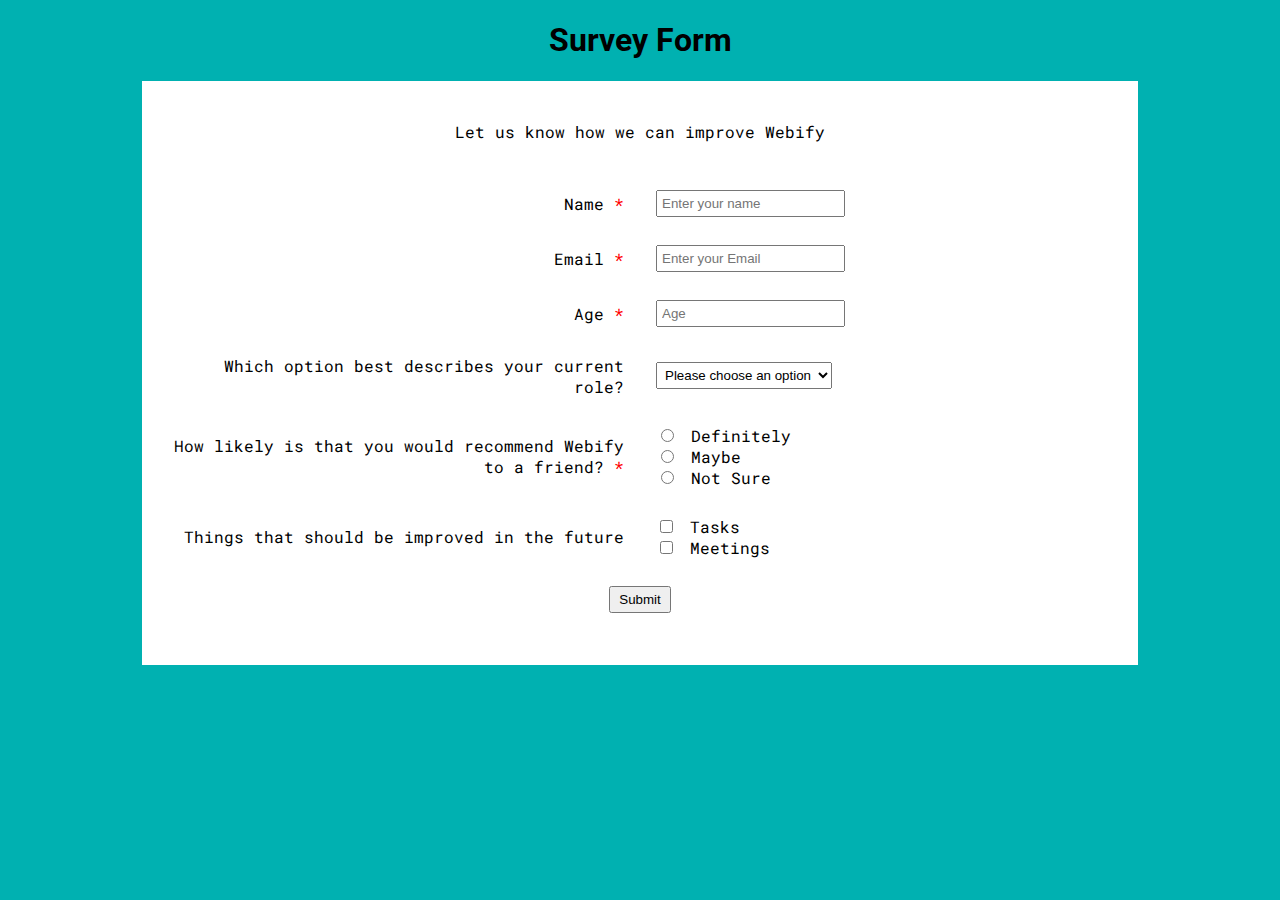
<file: task_1/index.html>
<!DOCTYPE html>
<html lang="en">
  <head>
    <meta charset="UTF-8" />
    <meta http-equiv="X-UA-Compatible" content="IE=edge" />
    <meta name="viewport" content="width=device-width, initial-scale=1.0" />
    <title>Form</title>
    <link rel="stylesheet" href="index.css" />
  </head>
  <body>
    <h1>Survey Form</h1>
    <main>
      <p class="main__title">Let us know how we can improve Webify</p>
      <form action="#" onsubmit="return sub(this);" class="form">
        <div class="form__field">
          <label for="name">Name <span>*</span></label>
          <div class="form__input">
            <input
              name="name"
              type="text"
              placeholder="Enter your name"
              required
            />
          </div>
        </div>
        <div class="form__field">
          <label for="email">Email <span>*</span></label>
          <div class="form__input">
            <input
              name="email"
              type="email"
              placeholder="Enter your Email"
              required
            />
          </div>
        </div>
        <div class="form__field">
          <label for="age">Age <span>*</span></label>
          <div class="form__input">
            <input name="age" type="number" placeholder="Age" required />
          </div>
        </div>
        <div class="form__field">
          <label for="role"
            >Which option best describes your current role?
          </label>
          <div class="form__input">
            <select name="role" id="role" placeholder="Select an option">
              <option value="">Please choose an option</option>
              <option value="student">Student</option>
              <option value="passed">Passed Out</option>
            </select>
          </div>
        </div>
        <div class="form__field">
          <label for="recommend"
            >How likely is that you would recommend Webify to a friend?
            <span>*</span>
          </label>
          <div class="form__input">
            <input
              type="radio"
              id="Definitely"
              name="recommend"
              value="Definitely"
              required
            />
            <label for="Definitely">Definitely</label><br />
            <input type="radio" id="Maybe" name="recommend" value="Maybe" />
            <label for="Maybe">Maybe</label><br />
            <input
              type="radio"
              id="Not Sure"
              name="recommend"
              value="Not Sure"
            />
            <label for="Not Sure">Not Sure</label>
          </div>
        </div>
        <div class="form__field">
          <label for="improve"
            >Things that should be improved in the future
          </label>
          <div class="form__input">
            <input type="checkbox" id="tasks" name="improve" value="tasks" />
            <label for="tasks">Tasks</label><br />
            <input
              type="checkbox"
              id="meetings"
              name="improve"
              value="meetings"
            />
            <label for="meetings">Meetings</label><br />
          </div>
        </div>
        <div class="form__field">
          <button type="submit">Submit</button>
        </div>
      </form>
    </main>
    <script type="text/javascript" src="index.js"></script>
  </body>
</html>
</file>
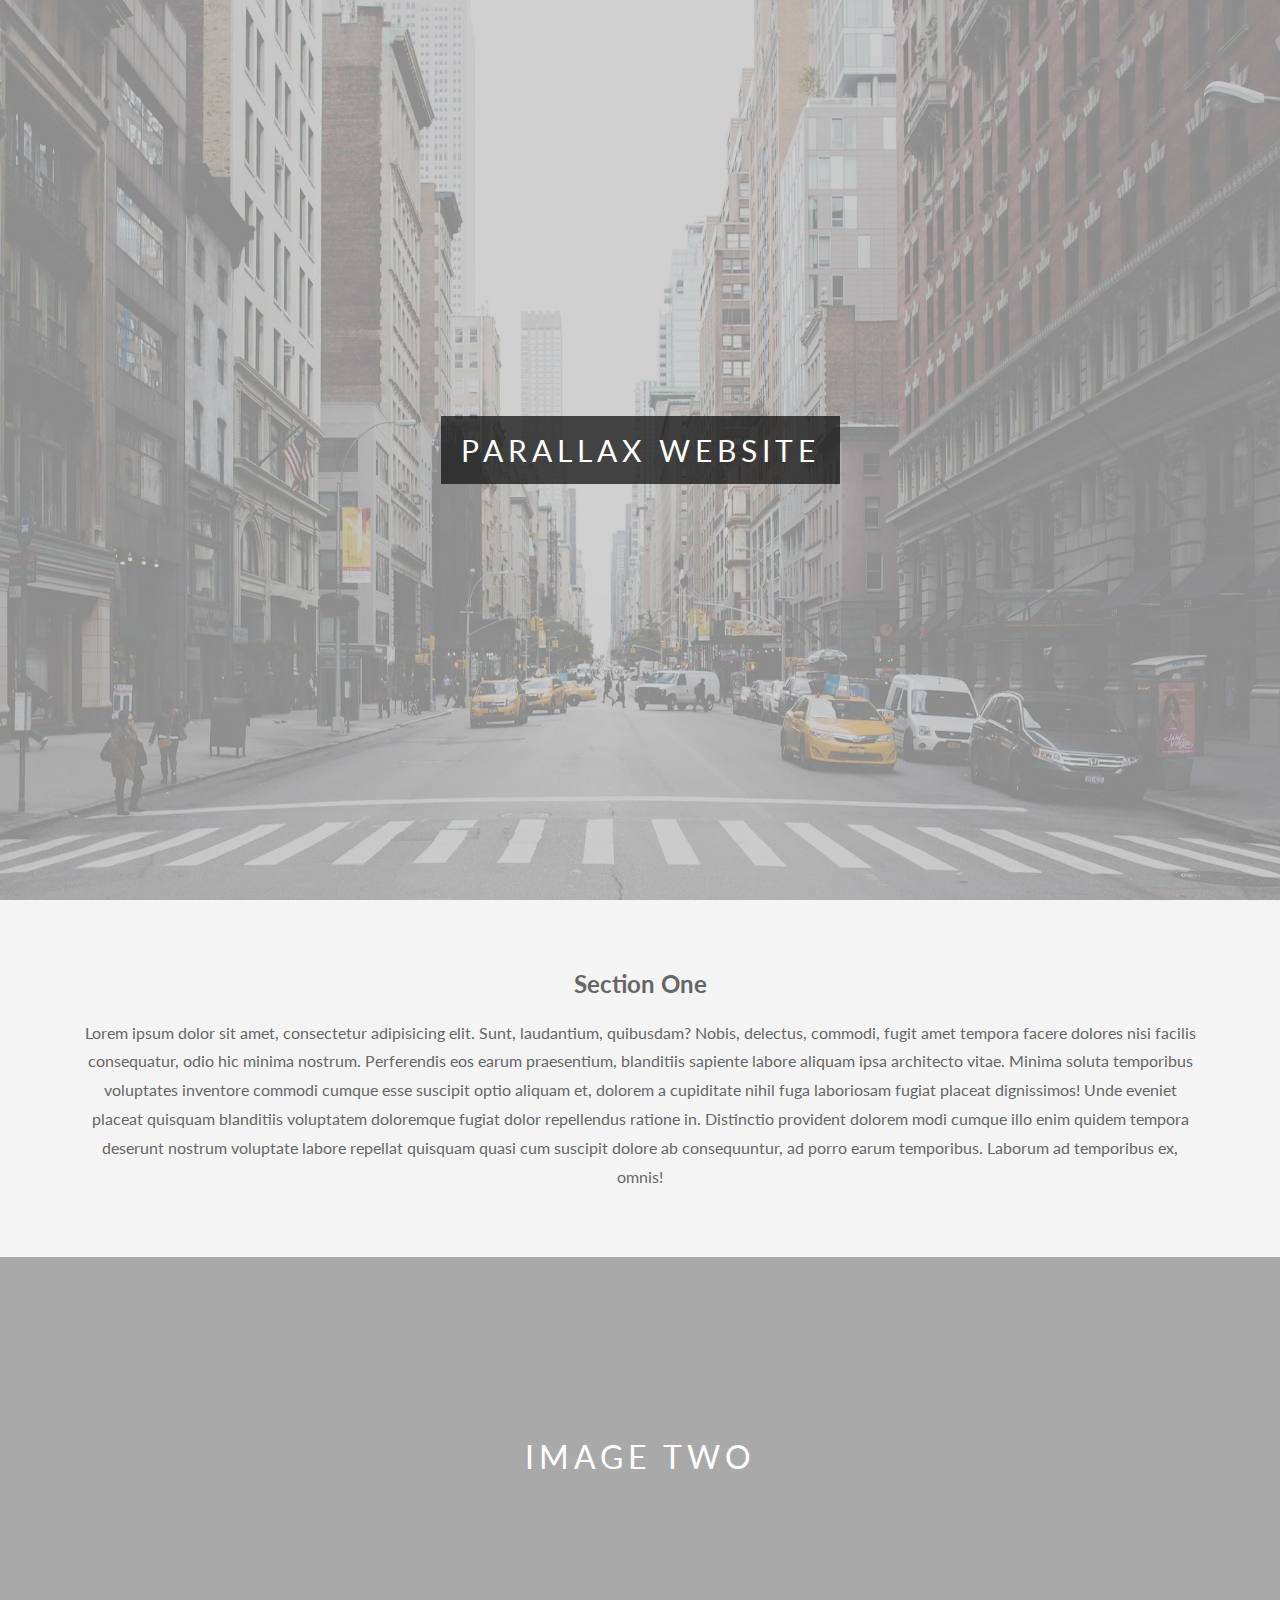
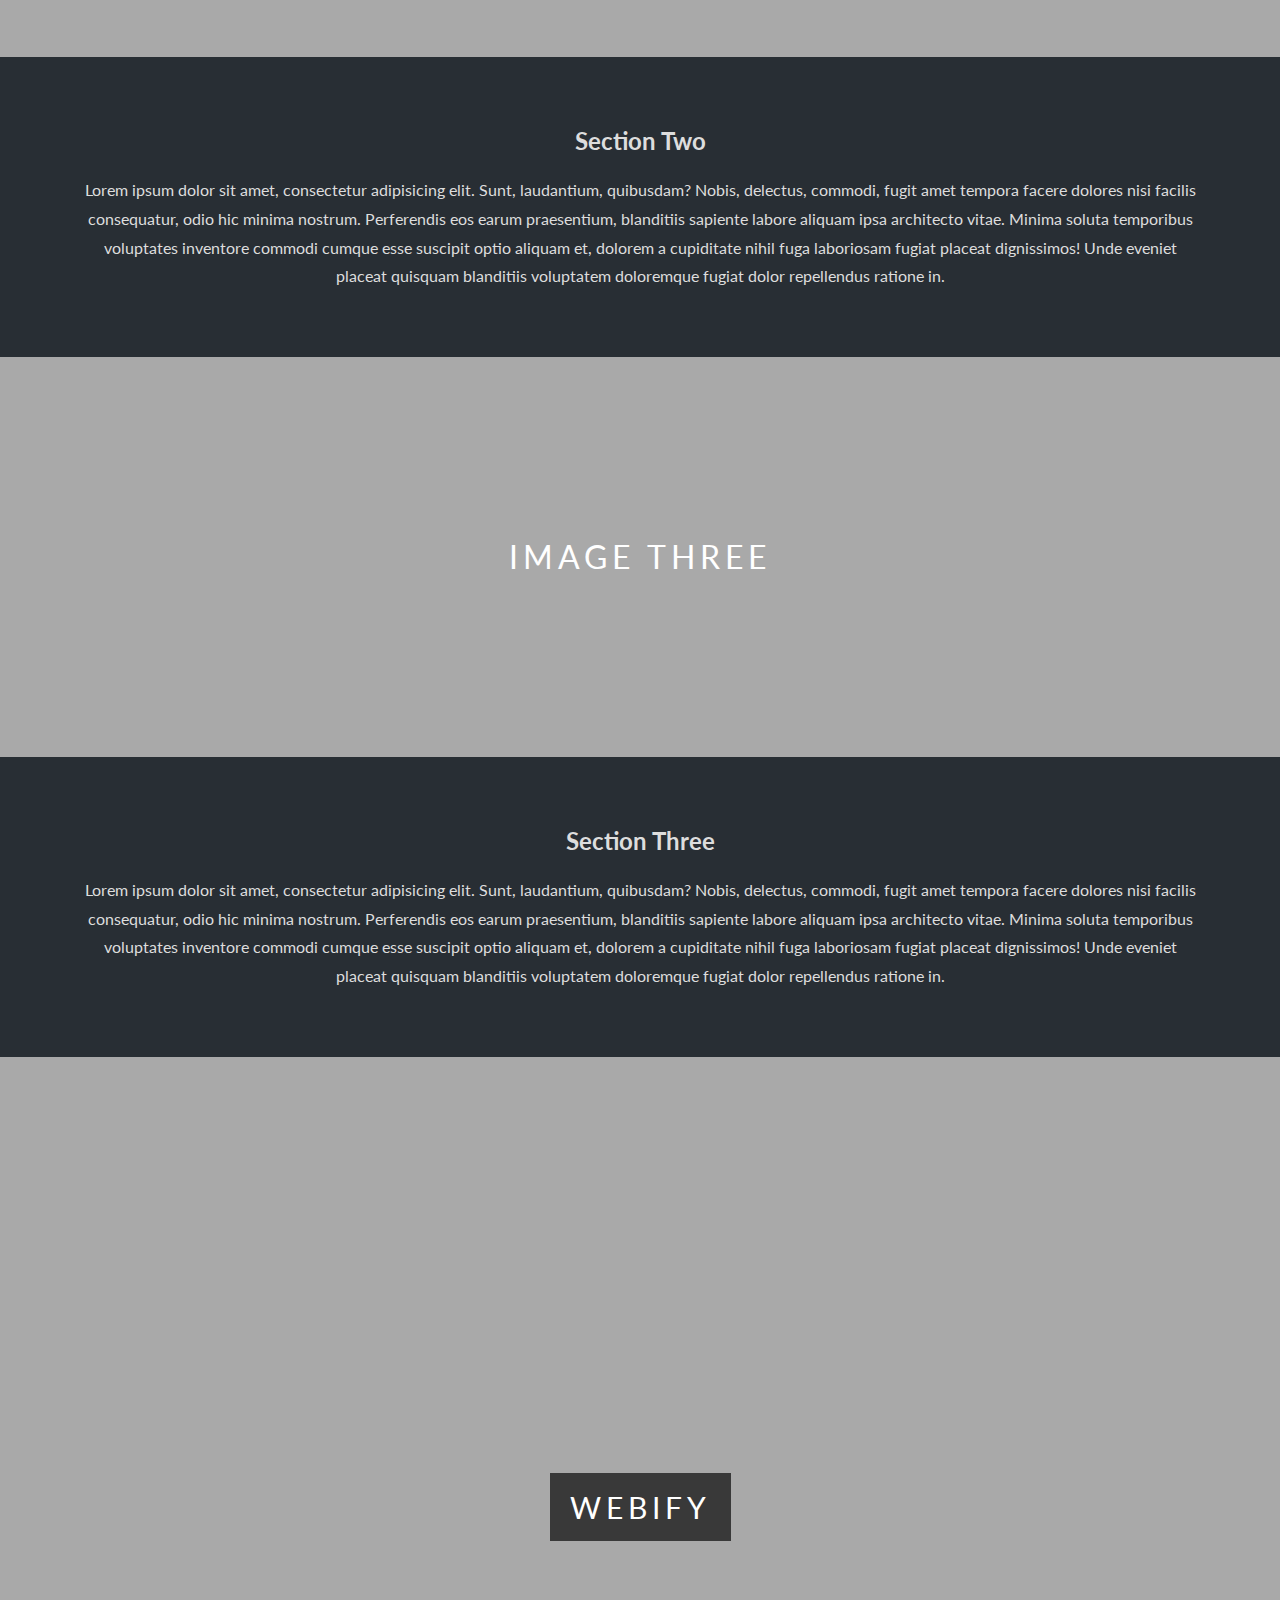
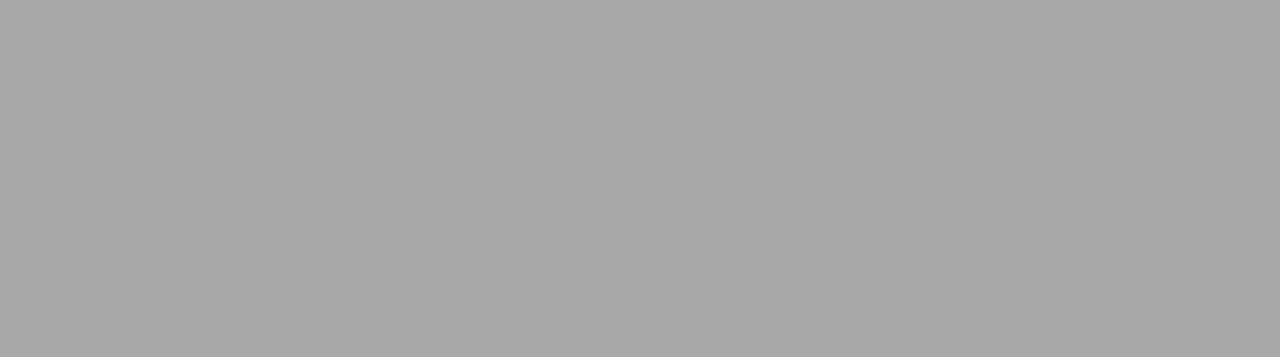
<file: task_2/index.html>
<!DOCTYPE html>
<html lang="en">
  <head>
    <meta charset="UTF-8" />
    <meta http-equiv="X-UA-Compatible" content="IE=edge" />
    <meta name="viewport" content="width=device-width, initial-scale=1.0" />
    <title>Task 2</title>
    <link rel="stylesheet" href="index.css" />
  </head>
  <body>
    <div class="image head">
      <div>parallax website</div>
    </div>
    <div class="section section-1">
      <h2>Section One</h2>
      <p>
        Lorem ipsum dolor sit amet, consectetur adipisicing elit. Sunt,
        laudantium, quibusdam? Nobis, delectus, commodi, fugit amet tempora
        facere dolores nisi facilis consequatur, odio hic minima nostrum.
        Perferendis eos earum praesentium, blanditiis sapiente labore aliquam
        ipsa architecto vitae. Minima soluta temporibus voluptates inventore
        commodi cumque esse suscipit optio aliquam et, dolorem a cupiditate
        nihil fuga laboriosam fugiat placeat dignissimos! Unde eveniet placeat
        quisquam blanditiis voluptatem doloremque fugiat dolor repellendus
        ratione in. Distinctio provident dolorem modi cumque illo enim quidem
        tempora deserunt nostrum voluptate labore repellat quisquam quasi cum
        suscipit dolore ab consequuntur, ad porro earum temporibus. Laborum ad
        temporibus ex, omnis!
      </p>
    </div>
    <div class="image bg-2">
      <h1>image two</h1>
    </div>
    <div class="section section-2">
      <h2>Section Two</h2>
      <p>
        Lorem ipsum dolor sit amet, consectetur adipisicing elit. Sunt,
        laudantium, quibusdam? Nobis, delectus, commodi, fugit amet tempora
        facere dolores nisi facilis consequatur, odio hic minima nostrum.
        Perferendis eos earum praesentium, blanditiis sapiente labore aliquam
        ipsa architecto vitae. Minima soluta temporibus voluptates inventore
        commodi cumque esse suscipit optio aliquam et, dolorem a cupiditate
        nihil fuga laboriosam fugiat placeat dignissimos! Unde eveniet placeat
        quisquam blanditiis voluptatem doloremque fugiat dolor repellendus
        ratione in.
      </p>
    </div>
    <div class="image bg-3">
      <h1>image three</h1>
    </div>
    <div class="section section-2">
      <h2>Section Three</h2>
      <p>
        Lorem ipsum dolor sit amet, consectetur adipisicing elit. Sunt,
        laudantium, quibusdam? Nobis, delectus, commodi, fugit amet tempora
        facere dolores nisi facilis consequatur, odio hic minima nostrum.
        Perferendis eos earum praesentium, blanditiis sapiente labore aliquam
        ipsa architecto vitae. Minima soluta temporibus voluptates inventore
        commodi cumque esse suscipit optio aliquam et, dolorem a cupiditate
        nihil fuga laboriosam fugiat placeat dignissimos! Unde eveniet placeat
        quisquam blanditiis voluptatem doloremque fugiat dolor repellendus
        ratione in.
      </p>
    </div>
    <div class="image head">
      <div>webify</div>
    </div>
  </body>
</html>
</file>
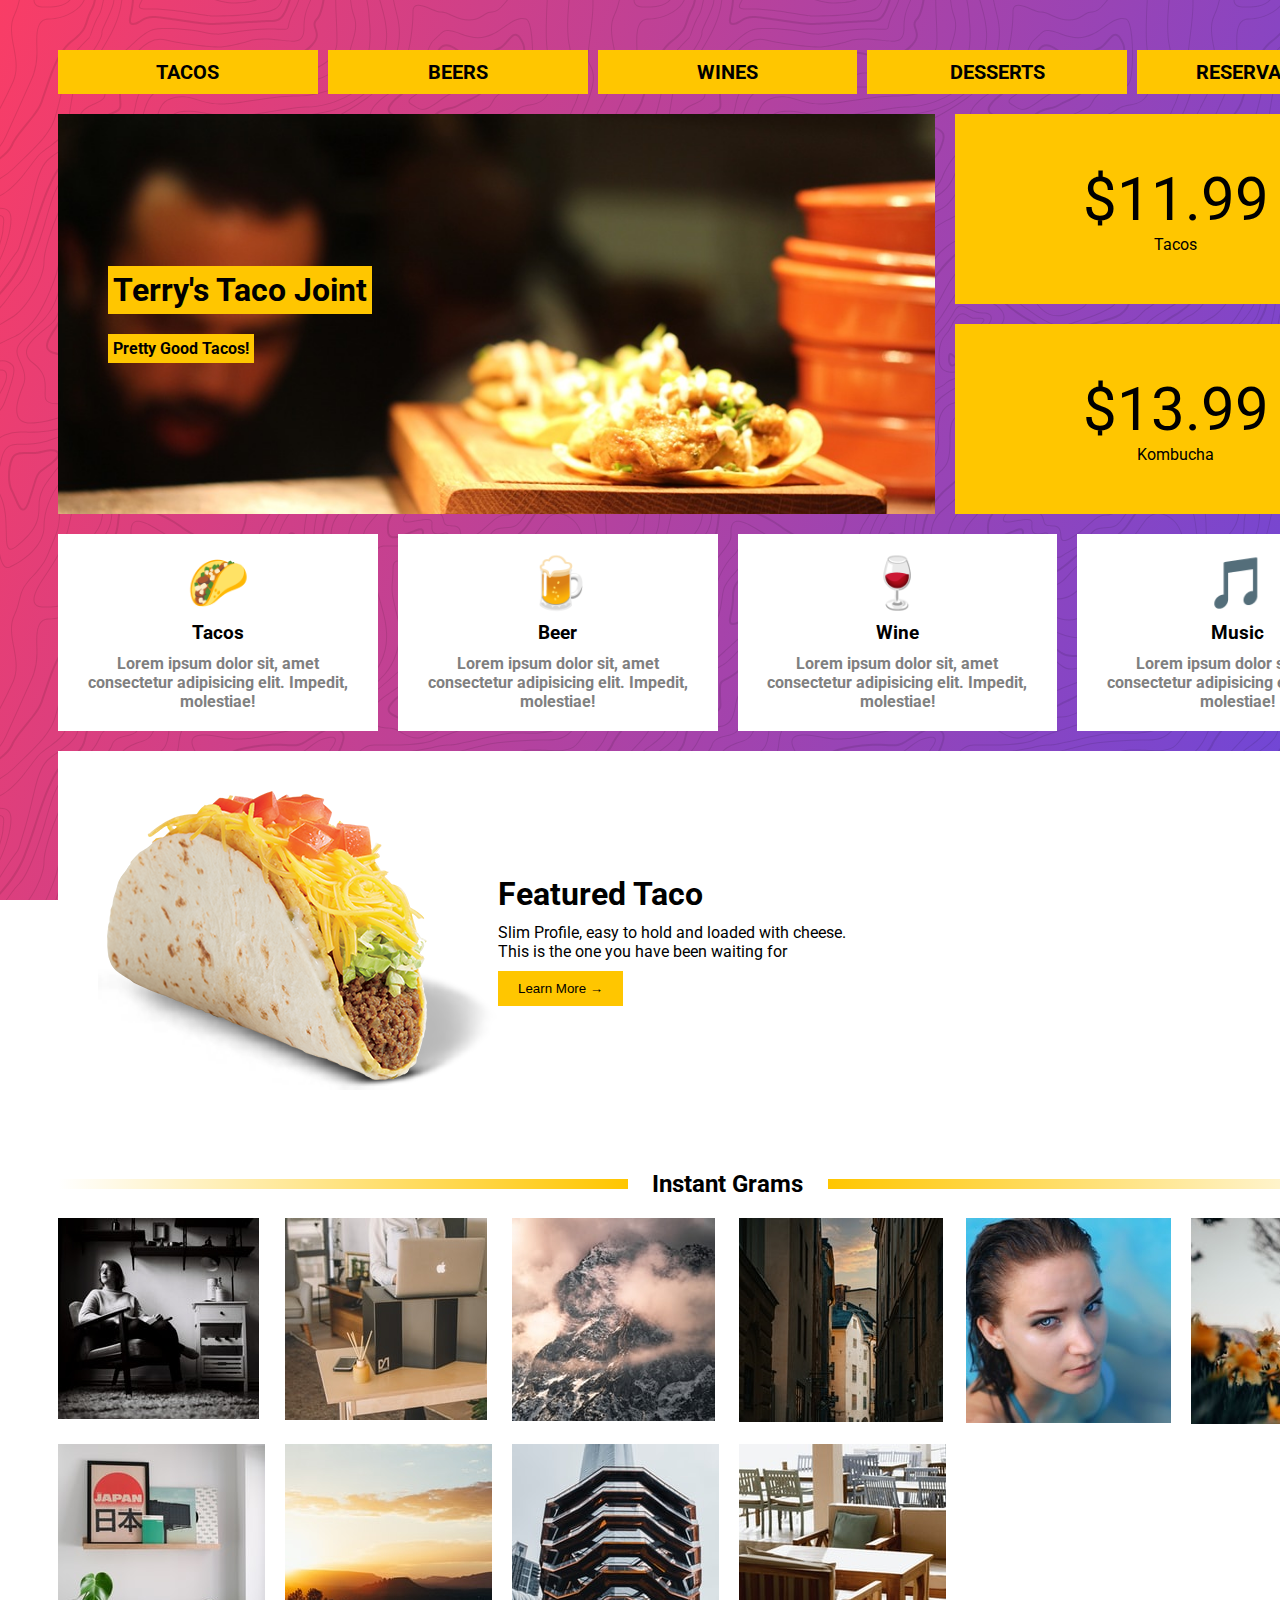
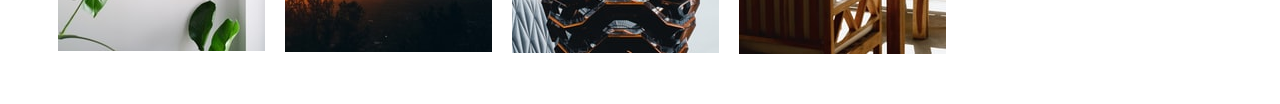
<file: task_3/index.html>
<!DOCTYPE html>
<html lang="en">
  <head>
    <meta charset="UTF-8" />
    <meta http-equiv="X-UA-Compatible" content="IE=edge" />
    <meta name="viewport" content="width=device-width, initial-scale=1.0" />
    <title>Task-3</title>
    <link rel="stylesheet" href="index.css" />
  </head>
  <body>
    <main>
      <nav class="nav">
        <a href="#" class="nav__item">Tacos</a>
        <a href="#" class="nav__item">Beers</a>
        <a href="#" class="nav__item">Wines</a>
        <a href="#" class="nav__item">Desserts</a>
        <a href="#" class="nav__item">Reservations</a>
      </nav>
      <header>
        <div class="header__img">
          <h1>Terry's Taco Joint</h1>
          <p>Pretty Good Tacos!</p>
        </div>
        <div class="header__item 1">
          <p class="price">$11.99</p>
          <p>Tacos</p>
        </div>
        <div class="header__item 2">
          <p class="price">$13.99</p>
          <p>Kombucha</p>
        </div>
      </header>
      <section class="about">
        <div class="about__item">
          <span class="icon">🌮</span>
          <h3>Tacos</h3>
          <p>
            Lorem ipsum dolor sit, amet consectetur adipisicing elit. Impedit,
            molestiae!
          </p>
        </div>
        <div class="about__item">
          <span class="icon">🍺</span>
          <h3>Beer</h3>
          <p>
            Lorem ipsum dolor sit, amet consectetur adipisicing elit. Impedit,
            molestiae!
          </p>
        </div>
        <div class="about__item">
          <span class="icon">🍷</span>
          <h3>Wine</h3>
          <p>
            Lorem ipsum dolor sit, amet consectetur adipisicing elit. Impedit,
            molestiae!
          </p>
        </div>
        <div class="about__item">
          <span class="icon">🎵</span>
          <h3>Music</h3>
          <p>
            Lorem ipsum dolor sit, amet consectetur adipisicing elit. Impedit,
            molestiae!
          </p>
        </div>
      </section>
      <section class="featured">
        <img src="./assets/featured.png" alt="featured" />
        <div class="details">
          <h1>Featured Taco</h1>
          <p>
            Slim Profile, easy to hold and loaded with cheese.<br />
            This is the one you have been waiting for
          </p>
          <button>Learn More →</button>
        </div>
      </section>
      <section>
        <div class="gallery__head">
          <div></div>
          <h2>Instant Grams</h2>
          <div></div>
        </div>
        <div class="gallery">
          <img src="./assets/img-1.jpeg" alt="gallery" />
          <img src="./assets/img-2.jpeg" alt="gallery" />
          <img src="./assets/img-3.jpeg" alt="gallery" />
          <img src="./assets/img-4.jpeg" alt="gallery" />
          <img src="./assets/img-5.jpeg" alt="gallery" />
          <img src="./assets/img-6.jpeg" alt="gallery" />
          <img src="./assets/img-7.jpeg" alt="gallery" />
          <img src="./assets/img-8.jpeg" alt="gallery" />
          <img src="./assets/img-9.jpeg" alt="gallery" />
          <img src="./assets/img-10.jpeg" alt="gallery" />
        </div>
      </section>
    </main>
  </body>
</html>
</file>
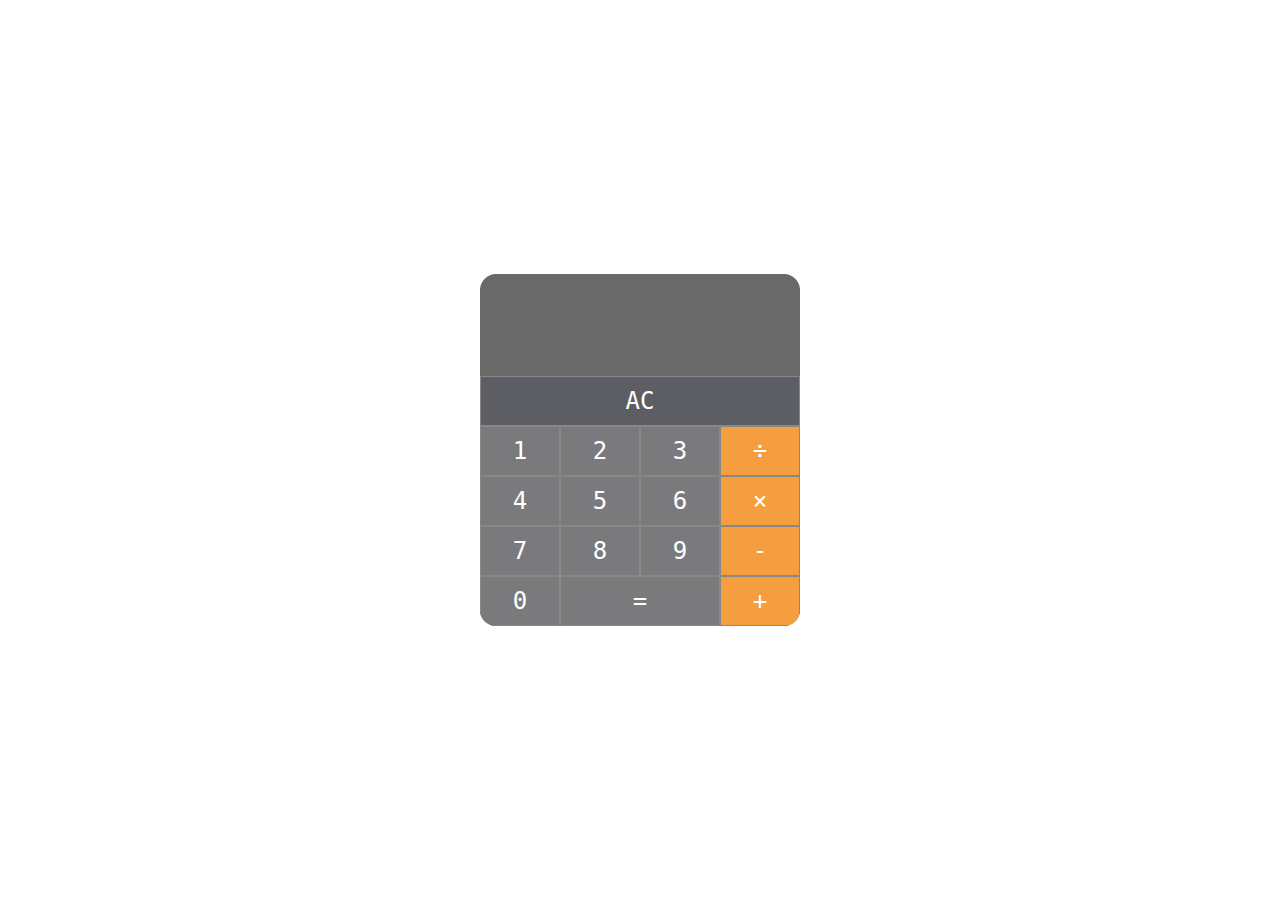
<file: task_4/index.html>
<!DOCTYPE html>
<html lang="en">
  <head>
    <meta charset="UTF-8" />
    <meta http-equiv="X-UA-Compatible" content="IE=edge" />
    <meta name="viewport" content="width=device-width, initial-scale=1.0" />
    <title>Task 4</title>
    <link rel="stylesheet" href="index.css" />
  </head>
  <body>
    <div class="calculator">
      <div class="display-cont">
        <input class="display" id="display" disabled />
      </div>
      <div class="operations">
        <button value="AC" class="clear-btn">AC</button>
        <div class="bottom">
          <li class="numbers">
            <button value="1">1</button>
            <button value="2">2</button>
            <button value="3">3</button>
            <button value="4">4</button>
            <button value="5">5</button>
            <button value="6">6</button>
            <button value="7">7</button>
            <button value="8">8</button>
            <button value="9">9</button>
            <button value="0">0</button>
            <button value="=" class="equal">=</button>
          </li>
          <li class="operators">
            <button value="/">÷</button>
            <button value="*">×</button>
            <button value="-">-</button>
            <button value="+">+</button>
          </li>
        </div>
      </div>
    </div>
    <script src="index.js"></script>
  </body>
</html>
</file>
<file: task_1/index.css>
@import url("https://fonts.googleapis.com/css2?family=Roboto:wght@400;500;700&display=swap");
@import url("https://fonts.googleapis.com/css2?family=Roboto+Mono:wght@400;500;700&display=swap");

body {
  font-family: "Roboto", Courier, monospace;
  background: rgb(0, 177, 177);
}

body > h1 {
  text-align: center;
}

main {
  font-family: "Roboto Mono", Courier, monospace;
  background-color: white;
  margin: auto;
  max-width: 75%;
  height: 100%;
  padding: 1.5rem;
}

.main__title {
  text-align: center;
  margin-bottom: 3rem;
}

.form__field {
  margin: 1.75rem auto;
  display: flex;
  align-items: center;
  justify-content: space-evenly;
}
.form__field > label {
  margin-right: 1rem;
  width: 50%;
  text-align: end;
}
.form__field > label > span {
  color: red;
}
.form__input {
  margin-left: 1rem;
  width: 50%;
}
.form__input > * {
  padding: 0.25rem;
}
button {
  margin: auto;
  cursor: pointer;
  padding: 0.25rem 0.5rem;
}
</file>
<file: task_2/index.css>
@import url("https://fonts.googleapis.com/css2?family=Lato:wght@400;700&display=swap");

body {
  margin: 0;
  font-size: 16px;
  font-family: "Lato", sans-serif;
  line-height: 1.8em;
}

.image {
  display: grid;
  place-items: center;
  background-size: cover;
  background-position: center;
  background-color: darkgrey;
  background-blend-mode: soft-light;
  background-attachment: fixed;
}

.head {
  width: 100vw;
  height: 100vh;
  background-image: url("images/image1.jpeg");
}

.head > div {
  font-size: 30px;
  letter-spacing: 5px;
  text-transform: uppercase;
  background: #111111bd;
  color: #fff;
  padding: 20px;
}

.section {
  text-align: center;
  padding: 50px 80px;
}

.section-1 {
  background-color: #f4f4f4;
  color: #666;
}

.bg-2 {
  min-height: 400px;
  background-image: url("images/image2.jpeg");
}

.image > h1 {
  text-transform: uppercase;
  font-weight: 400;
  color: #fff;
  letter-spacing: 5px;
}

.section-2 {
  background-color: #282e34;
  color: #ddd;
}

.bg-3 {
  min-height: 400px;
  background-image: url("images/image3.jpeg");
}
</file>
<file: task_3/index.css>
@import url("https://fonts.googleapis.com/css2?family=Roboto:wght@400;500;700&display=swap");
p {
  margin: 0;
}
body {
  font-family: "Roboto", "Helvetica Neue", "sans-serif";
  background: url(./assets/bg.svg), linear-gradient(110deg, #f93d66, #6d47d9);
  background-attachment: fixed;
}
main {
  margin: 50px;
  display: grid;
  grid-gap: 20px;
}
.nav {
  display: grid;
  grid-template-columns: repeat(5, 1fr);
  grid-gap: 10px;
}
.nav__item {
  padding: 10px;
  color: #000;
  background-color: #ffc600;
  text-transform: uppercase;
  text-decoration: none;
  text-align: center;
  font-size: 20px;
  font-weight: 700;
}
header {
  display: grid;
  grid-gap: 20px;
  grid-template-areas:
    "image image item1"
    "image image item2";
}
.header__img {
  grid-area: image;
  display: flex;
  flex-direction: column;
  align-items: flex-start;
  justify-content: center;
  padding: 50px;
  min-height: 300px;
  background-image: url("./assets//header-bg.jpeg");
  background-size: cover;
}
.header__img > * {
  margin: 10px 0;
  padding: 5px;
  font-weight: bold;
  background: #ffc600;
}
.header__item {
  display: flex;
  flex-direction: column;
  align-items: center;
  justify-content: center;
  background-color: #ffc600;
}
.header__item > .price {
  font-size: 60px;
}
.header__item.1 {
  grid-area: item1;
}
.header__item.2 {
  grid-area: item2;
}
.about {
  display: grid;
  grid-gap: 20px;
  grid-template-columns: repeat(4, 1fr);
}
.about__item {
  padding: 20px;
  text-align: center;
  background-color: #fff;
}
.about__item > h3 {
  margin: 10px auto;
}
.about__item > .icon {
  font-size: 50px;
}
.about__item > p {
  color: gray;
  font-weight: 700;
}
.featured {
  padding: 40px;
  display: grid;
  grid-template-columns: 400px 1fr;
  background: #fff;
}
.featured > .details {
  align-self: center;
}
.featured > .details > h1 {
  margin: 10px auto;
}
.featured > .details > button {
  margin: 10px 0;
  padding: 10px 20px;
  border: 0;
  background-color: #ffc600;
}
.gallery__head {
  display: grid;
  place-items: center;
  grid-template-columns: 1fr 200px 1fr;
}
.gallery__head > div {
  height: 10px;
  width: 100%;
}
.gallery__head > div:nth-of-type(1) {
  background: linear-gradient(to left, #ffc600, transparent);
}
.gallery__head > div:nth-of-type(2) {
  background: linear-gradient(to right, #ffc600, transparent);
}
.gallery {
  display: grid;
  grid-template-columns: repeat(6, 1fr);
  grid-gap: 20px;
}
</file>
<file: task_4/index.css>
* {
  margin: 0;
}
body {
  font-family: monospace;
  color: #fff;
  height: 100vh;
  display: grid;
  place-items: center;
}
.calculator {
  width: 20rem;
  height: 22rem;
  border-radius: 1rem;
  overflow: hidden;
  background-color: dimgray;
  display: grid;
  grid-template-rows: 1fr 1fr;
}
.display-cont {
  padding: 10px;
  display: grid;
  place-items: center;
  overflow-x: hidden;
}
.display {
  font-family: monospace;
  color: #fff;
  font-size: 1.5rem;
  border: none;
  height: 3rem;
  width: 100%;
  overflow-x: hidden;
  text-overflow: clip;
  direction: rtl;
  background-color: transparent;
}
.operations {
  display: grid;
  grid-template-rows: 1fr 4fr;
}
.bottom {
  display: grid;
  grid-template-columns: 3fr 1fr;
}
button {
  display: grid;
  place-items: center;
  margin: 0;
  padding: 10px 0;
  text-align: center;
  border: 1px solid #888;
  font-size: 1.5rem;
  cursor: pointer;
  font-family: monospace;
  color: #fff;
}
button:hover {
  opacity: 0.6;
}
button.equal {
  grid-column: 2 / span 2;
}
.clear-btn {
  padding: 10px 0;
  text-align: center;
  border-top: 1px solid #888;
  font-size: 1.5rem;
  cursor: pointer;
  background-color: #5d5e63;
}
.numbers {
  list-style: none;
  display: grid;
  grid-template-columns: repeat(3, 1fr);
  grid-template-rows: repeat(4, 1fr);
}
.operators {
  height: 100%;
  list-style: none;
  display: grid;
  grid-template-rows: repeat(4, 1fr);
}
.operators > button {
  background-color: #f49e3f;
}
.numbers > button {
  background-color: #7a7a7d;
}
</file>
